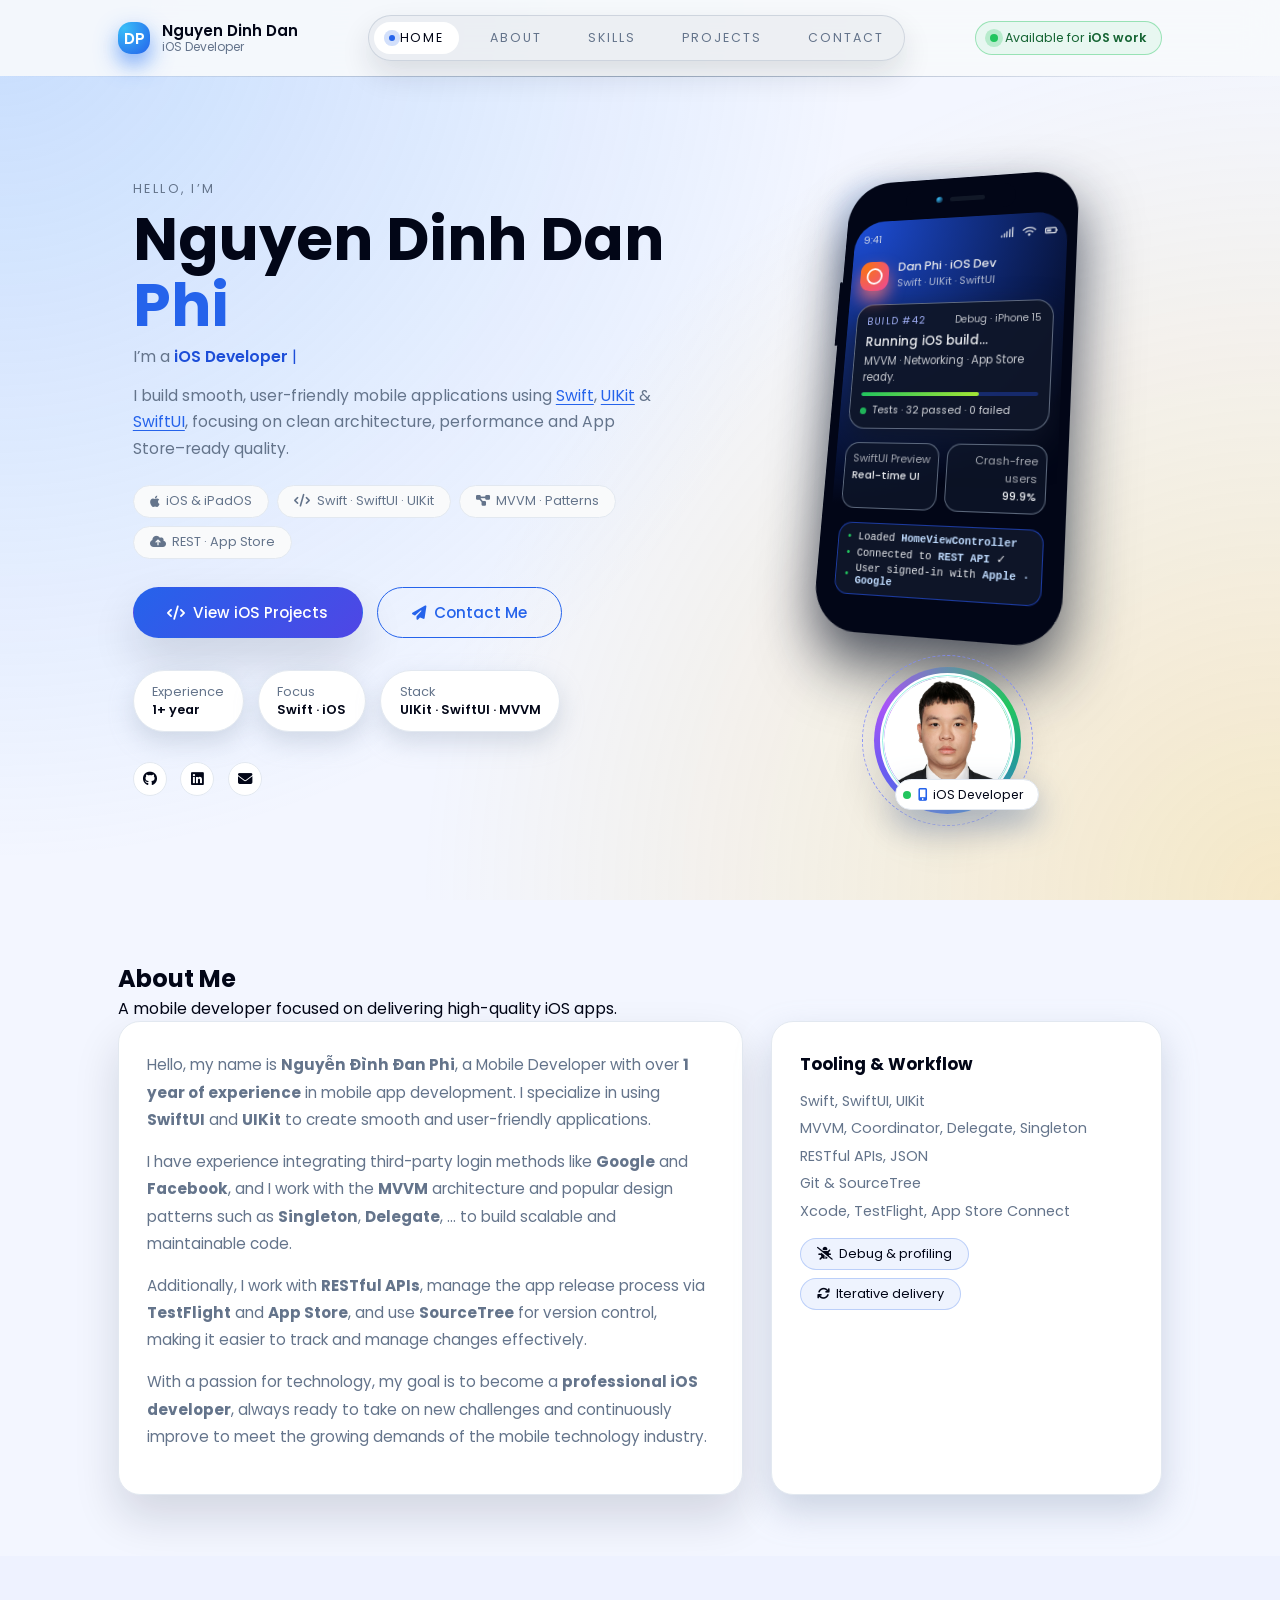
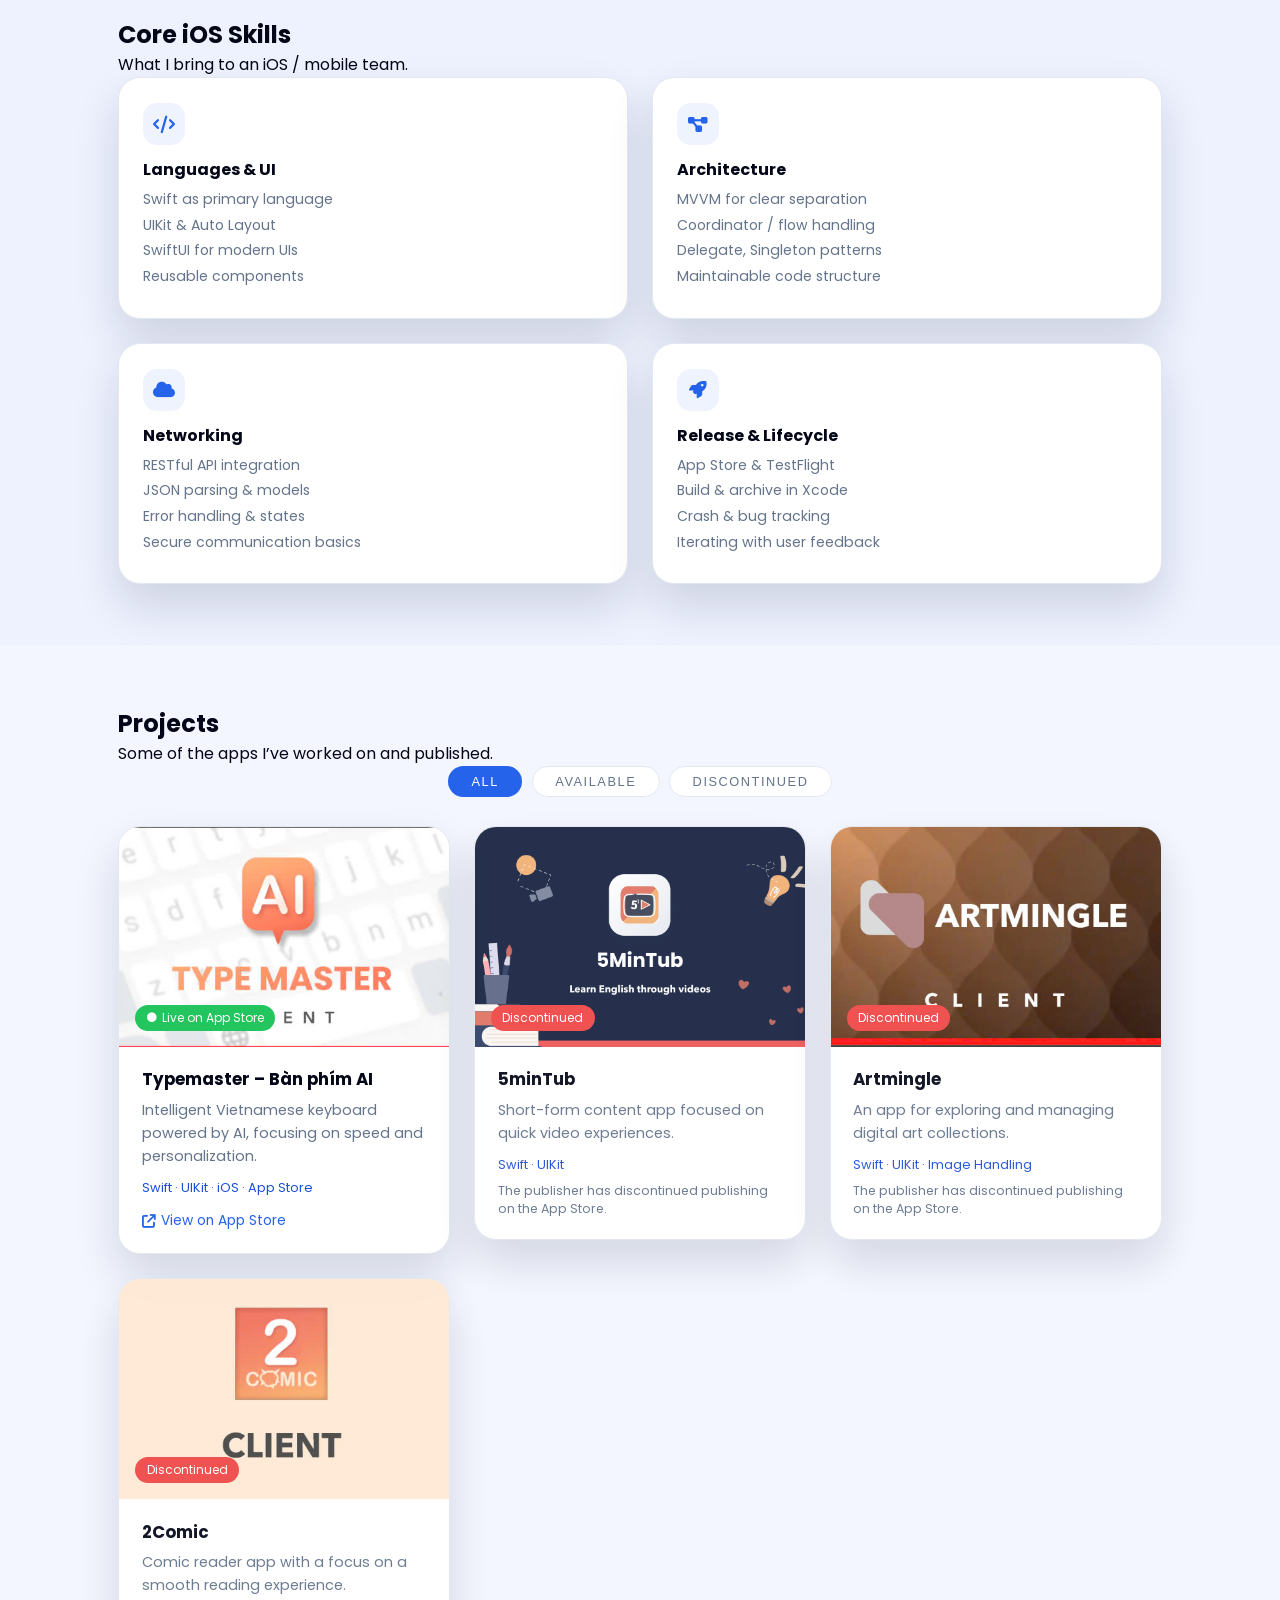
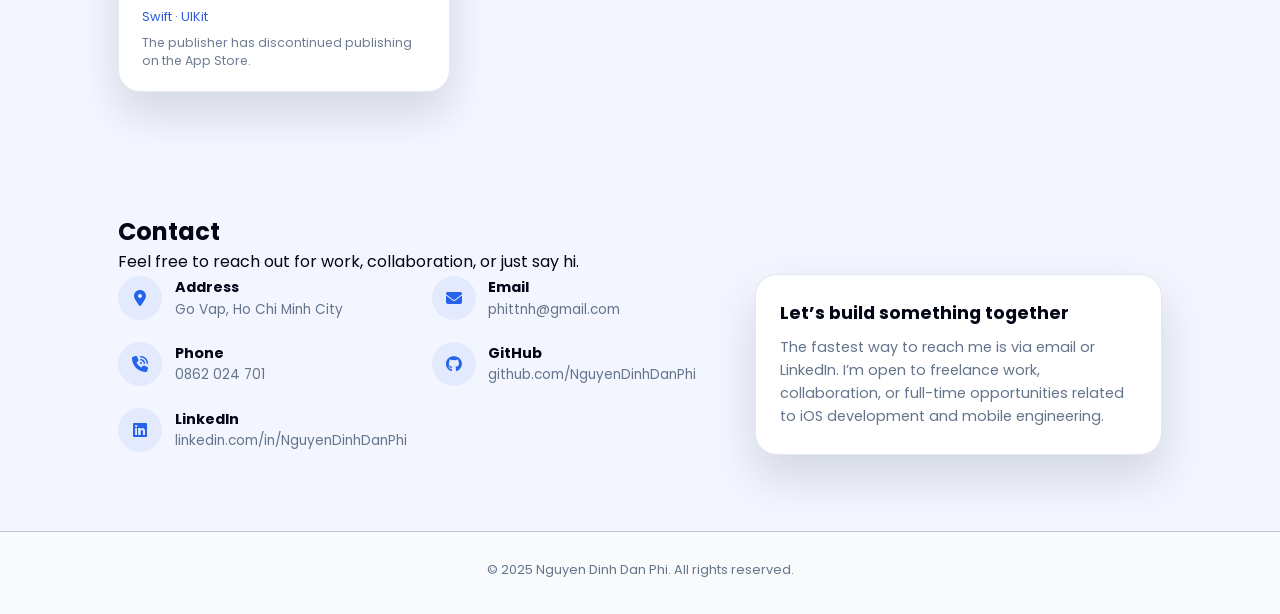
<file: index.html>
<!DOCTYPE html>
<html lang="en">
  <head>
    <meta charset="UTF-8" />
    <meta http-equiv="X-UA-Compatible" content="IE=edge" />
    <meta name="viewport" content="width=device-width, initial-scale=1.0" />
    <title>Nguyen Dinh Dan Phi · iOS Developer</title>

    <!-- Fonts -->
    <link
      href="https://fonts.googleapis.com/css2?family=Poppins:wght@200;300;400;500;600;700&display=swap"
      rel="stylesheet"
    />
    <!-- Icons -->
    <link
      rel="stylesheet"
      href="https://cdnjs.cloudflare.com/ajax/libs/font-awesome/6.3.0/css/all.min.css"
    />
    <!-- Styles -->
    <link rel="stylesheet" href="./css/styles.css" />
  </head>
  <body>
    <!-- Background blobs -->
    <div class="page-bg"></div>

    <!-- ========= HEADER + NAV ========= -->
    <header class="header">
      <nav class="nav container">
        <div class="nav-left">
          <a href="#home" class="logo">
            <span class="logo-badge">DP</span>
            <span class="logo-text">
              <span class="logo-name">Nguyen Dinh Dan</span>
              <span class="logo-sub">iOS Developer</span>
            </span>
          </a>
        </div>

        <div class="nav-center">
          <div class="nav-links">
            <a href="#home" class="nav-item nav-item-active">
              <span class="nav-dot"></span> Home
            </a>
            <a href="#about" class="nav-item">
              <span class="nav-dot"></span> About
            </a>
            <a href="#skills" class="nav-item">
              <span class="nav-dot"></span> Skills
            </a>
            <a href="#projects" class="nav-item">
              <span class="nav-dot"></span> Projects
            </a>
            <a href="#contact" class="nav-item">
              <span class="nav-dot"></span> Contact
            </a>
          </div>
        </div>

        <div class="nav-right">
          <div class="nav-status-pill">
            <span class="status-dot"></span>
            <span class="status-text">
              Available for <span class="status-highlight">iOS work</span>
            </span>
          </div>

          <button class="toggler" aria-label="Open navigation">
            <span class="line"></span>
            <span class="line"></span>
            <span class="line"></span>
          </button>
        </div>
      </nav>
    </header>

    <main>
      <!-- ========= HERO ========= -->
 <section class="section hero" id="home">
  <div class="container hero-inner">
    <!-- Left: text -->
    <div class="hero-info" data-animate="fade-left">
      <p class="hero-kicker">HELLO, I’M</p>
      <h1 class="title">
        Nguyen Dinh Dan <span class="highlighted">Phi</span>
      </h1>

      <p class="hero-role-line">
        I’m a
        <span id="typed-role" class="typed-role">Mobile Developer</span>
        <span class="typed-cursor">|</span>
      </p>

      <p class="hero-description">
        I build smooth, user-friendly mobile applications using
        <a href="#skills" class="hero-link">Swift</a>,
        <a href="#skills" class="hero-link">UIKit</a> &
        <a href="#skills" class="hero-link">SwiftUI</a>, focusing on clean
        architecture, performance and App Store–ready quality.
      </p>

      <div class="hero-chips">
        <span class="pill-soft">
          <i class="fa-brands fa-apple"></i> iOS &amp; iPadOS
        </span>
        <span class="pill-soft">
          <i class="fa-solid fa-code"></i> Swift · SwiftUI · UIKit
        </span>
        <span class="pill-soft">
          <i class="fa-solid fa-diagram-project"></i> MVVM · Patterns
        </span>
        <span class="pill-soft">
          <i class="fa-solid fa-cloud-arrow-up"></i> REST · App Store
        </span>
      </div>

      <div class="hero-actions">
        <a href="#projects" class="btn btn-primary">
          <i class="fa-solid fa-code"></i>
          View iOS Projects
        </a>
        <a href="#contact" class="btn btn-outline">
          <i class="fa-solid fa-paper-plane"></i>
          Contact Me
        </a>
      </div>

      <div class="hero-meta">
        <div class="hero-meta-item">
          <span class="meta-label">Experience</span>
          <span class="meta-value">1+ year</span>
        </div>
        <div class="hero-meta-item">
          <span class="meta-label">Focus</span>
          <span class="meta-value">Swift · iOS</span>
        </div>
        <div class="hero-meta-item">
          <span class="meta-label">Stack</span>
          <span class="meta-value">UIKit · SwiftUI · MVVM</span>
        </div>
      </div>

      <div class="hero-socials">
        <a
          href="https://github.com/NguyenDinhDanPhi"
          target="_blank"
          aria-label="GitHub"
        >
          <i class="fa-brands fa-github"></i>
        </a>
        <a
          href="https://www.linkedin.com/in/nguyen-dinh-dan-phi-95a1b9267/"
          target="_blank"
          aria-label="LinkedIn"
        >
          <i class="fa-brands fa-linkedin"></i>
        </a>
        <a href="mailto:phittnh@gmail.com" aria-label="Email">
          <i class="fa-solid fa-envelope"></i>
        </a>
      </div>
    </div>

    <!-- Right: iPhone + avatar -->
    <div class="hero-visual" data-animate="fade-right">
      <!-- iPhone block -->
      <div class="hero-device-block">
        <div class="hero-device-gradient"></div>

        <div class="hero-device">
          <!-- iPhone side button -->
          <div class="hero-device-side hero-device-side-left"></div>

          <!-- notch -->
          <div class="hero-device-notch">
            <span class="hero-device-camera"></span>
            <span class="hero-device-speaker"></span>
          </div>

          <!-- screen with custom UI -->
          <div class="hero-device-screen">
            <!-- status bar -->
            <div class="device-status-bar">
              <span class="device-status-time">9:41</span>
              <span class="device-status-icons">
                <i class="fa-solid fa-signal"></i>
                <i class="fa-solid fa-wifi"></i>
                <i class="fa-solid fa-battery-half"></i>
              </span>
            </div>

            <!-- top app icon row -->
            <div class="device-top-row">
              <div class="device-app-icon">
                <span class="device-app-swift"></span>
              </div>
              <div class="device-top-text">
                <p class="device-top-title">Dan Phi · iOS Dev</p>
                <p class="device-top-sub">Swift · UIKit · SwiftUI</p>
              </div>
            </div>

            <!-- main card: running build -->
            <div class="device-main-card">
              <div class="device-main-header">
                <span class="device-main-label">BUILD #42</span>
                <span class="device-main-env">Debug · iPhone 15</span>
              </div>
              <p class="device-main-title">Running iOS build…</p>
              <p class="device-main-desc">
                MVVM · Networking · App Store ready.
              </p>
              <div class="device-main-progress">
                <div class="device-main-progress-bar"></div>
              </div>
              <div class="device-main-footer">
                <span class="device-dot device-dot-green"></span>
                <span class="device-main-footer-text">
                  Tests · 32 passed · 0 failed
                </span>
              </div>
            </div>

            <!-- secondary cards -->
            <div class="device-secondary">
              <div class="device-secondary-card">
                <span class="device-secondary-label">SwiftUI Preview</span>
                <span class="device-secondary-value">Real-time UI</span>
              </div>
              <div class="device-secondary-card device-secondary-card-right">
                <span class="device-secondary-label">Crash-free users</span>
                <span class="device-secondary-value">99.9%</span>
              </div>
            </div>

            <!-- log console -->
            <div class="device-console">
              <div class="device-console-line">
                <span class="device-console-bullet">•</span>
                <span class="device-console-text">
                  Loaded <strong>HomeViewController</strong>
                </span>
              </div>
              <div class="device-console-line">
                <span class="device-console-bullet">•</span>
                <span class="device-console-text">
                  Connected to <strong>REST API</strong> ✓
                </span>
              </div>
              <div class="device-console-line">
                <span class="device-console-bullet">•</span>
                <span class="device-console-text">
                  User signed-in with <strong>Apple · Google</strong>
                </span>
              </div>
            </div>
          </div>
        </div>

        <div class="hero-device-reflection"></div>
      </div>

      <!-- avatar badge -->
      <div class="hero-avatar" data-animate="float">
        <div class="hero-avatar-orbit hero-avatar-orbit-outer"></div>
        <div class="hero-avatar-orbit hero-avatar-orbit-inner"></div>
        <div class="hero-avatar-border">
          <img src="./image/phi.png" alt="Nguyen Dinh Dan Phi" />
        </div>
        <div class="hero-avatar-badge">
          <span class="badge-dot"></span>
          <span class="badge-text">
            <i class="fa-solid fa-mobile-screen-button"></i>
            iOS Developer
          </span>
        </div>
      </div>
    </div>
  </div>
</section>


      <!-- ========= ABOUT ========= -->
      <section class="section" id="about">
        <div class="container">
          <div class="section-header" data-animate="fade-up">
            <h2 class="secondary-title">About Me</h2>
            <p class="section-subtitle">
              A mobile developer focused on delivering high-quality iOS apps.
            </p>
          </div>

          <div class="about-grid">
            <article class="about-card" data-animate="fade-left">
              <p class="description">
                Hello, my name is <strong>Nguyễn Đình Đan Phi</strong>, a Mobile
                Developer with over <strong>1 year of experience</strong> in
                mobile app development. I specialize in using
                <strong>SwiftUI</strong> and <strong>UIKit</strong> to create
                smooth and user-friendly applications.
              </p>

              <p class="description">
                I have experience integrating third-party login methods like
                <strong>Google</strong> and <strong>Facebook</strong>, and I
                work with the <strong>MVVM</strong> architecture and popular
                design patterns such as <strong>Singleton</strong>,
                <strong>Delegate</strong>, ... to build scalable and
                maintainable code.
              </p>

              <p class="description">
                Additionally, I work with <strong>RESTful APIs</strong>, manage
                the app release process via <strong>TestFlight</strong> and
                <strong>App Store</strong>, and use <strong>SourceTree</strong>
                for version control, making it easier to track and manage
                changes effectively.
              </p>

              <p class="description">
                With a passion for technology, my goal is to become a
                <strong>professional iOS developer</strong>, always ready to
                take on new challenges and continuously improve to meet the
                growing demands of the mobile technology industry.
              </p>
            </article>

            <aside class="about-card about-card--side" data-animate="fade-right">
              <h3 class="about-side-title">Tooling &amp; Workflow</h3>
              <ul class="skills-list">
                <li>Swift, SwiftUI, UIKit</li>
                <li>MVVM, Coordinator, Delegate, Singleton</li>
                <li>RESTful APIs, JSON</li>
                <li>Git &amp; SourceTree</li>
                <li>Xcode, TestFlight, App Store Connect</li>
              </ul>

              <div class="about-side-pills">
                <span class="pill">
                  <i class="fa-solid fa-bug-slash"></i> Debug &amp; profiling
                </span>
                <span class="pill">
                  <i class="fa-solid fa-arrows-rotate"></i> Iterative delivery
                </span>
              </div>
            </aside>
          </div>
        </div>
      </section>

      <!-- ========= CORE IOS SKILLS ========= -->
      <section class="section section-alt" id="skills">
        <div class="container">
          <div class="section-header" data-animate="fade-up">
            <h2 class="secondary-title">Core iOS Skills</h2>
            <p class="section-subtitle">
              What I bring to an iOS / mobile team.
            </p>
          </div>

          <div class="skills-grid">
            <article class="skill-card" data-animate="fade-up">
              <div class="skill-icon">
                <i class="fa-solid fa-code"></i>
              </div>
              <h3>Languages &amp; UI</h3>
              <ul>
                <li>Swift as primary language</li>
                <li>UIKit &amp; Auto Layout</li>
                <li>SwiftUI for modern UIs</li>
                <li>Reusable components</li>
              </ul>
            </article>

            <article class="skill-card" data-animate="fade-up">
              <div class="skill-icon">
                <i class="fa-solid fa-diagram-project"></i>
              </div>
              <h3>Architecture</h3>
              <ul>
                <li>MVVM for clear separation</li>
                <li>Coordinator / flow handling</li>
                <li>Delegate, Singleton patterns</li>
                <li>Maintainable code structure</li>
              </ul>
            </article>

            <article class="skill-card" data-animate="fade-up">
              <div class="skill-icon">
                <i class="fa-solid fa-cloud"></i>
              </div>
              <h3>Networking</h3>
              <ul>
                <li>RESTful API integration</li>
                <li>JSON parsing &amp; models</li>
                <li>Error handling &amp; states</li>
                <li>Secure communication basics</li>
              </ul>
            </article>

            <article class="skill-card" data-animate="fade-up">
              <div class="skill-icon">
                <i class="fa-solid fa-rocket"></i>
              </div>
              <h3>Release &amp; Lifecycle</h3>
              <ul>
                <li>App Store &amp; TestFlight</li>
                <li>Build &amp; archive in Xcode</li>
                <li>Crash &amp; bug tracking</li>
                <li>Iterating with user feedback</li>
              </ul>
            </article>
          </div>
        </div>
      </section>

      <!-- ========= PROJECTS ========= -->
      <section class="section" id="projects">
        <div class="container">
          <div class="section-header" data-animate="fade-up">
            <h2 class="secondary-title">Projects</h2>
            <p class="section-subtitle">
              Some of the apps I’ve worked on and published.
            </p>
          </div>

          <div class="projects-tabs" data-animate="fade-up">
            <button
              class="projects-tab-btn projects-tab-btn-active"
              id="all"
            >
              All
            </button>
            <button class="projects-tab-btn" id="available">Available</button>
            <button class="projects-tab-btn" id="unavailable">
              Discontinued
            </button>
          </div>

          <div class="grid projects-grid">
            <!-- Typemaster - Available -->
            <div
              class="grid-item projects-item all available"
              data-animate="fade-up"
            >
              <article class="project-card">
                <div class="project-thumb">
                  <a
                    href="https://apps.apple.com/vn/app/typemaster-b%C3%A0n-ph%C3%ADm-ai/id6470351765?l=vi"
                    target="_blank"
                  >
                    <img src="./image/typemaster.jpg" alt="Typemaster" />
                  </a>
                  <span class="badge badge-live">
                    <i class="fa-solid fa-circle"></i>
                    Live on App Store
                  </span>
                </div>
                <div class="project-body">
                  <h3 class="project-title">Typemaster – Bàn phím AI</h3>
                  <p class="project-description">
                    Intelligent Vietnamese keyboard powered by AI, focusing on
                    speed and personalization.
                  </p>
                  <p class="project-tech">Swift · UIKit · iOS · App Store</p>
                  <a
                    href="https://apps.apple.com/vn/app/typemaster-b%C3%A0n-ph%C3%ADm-ai/id6470351765?l=vi"
                    target="_blank"
                    class="project-link"
                  >
                    <i class="fa-solid fa-arrow-up-right-from-square"></i>
                    View on App Store
                  </a>
                </div>
              </article>
            </div>

            <!-- 5minTub - Discontinued -->
            <div
              class="grid-item projects-item all unavailable"
              data-animate="fade-up"
            >
              <article class="project-card project-card--dimmed">
                <div class="project-thumb">
                  <img src="./image/5mintub.png" alt="5minTub" />
                  <span class="badge badge-discontinued">Discontinued</span>
                </div>
                <div class="project-body">
                  <h3 class="project-title">5minTub</h3>
                  <p class="project-description">
                    Short-form content app focused on quick video experiences.
                  </p>
                  <p class="project-tech">Swift · UIKit</p>
                  <p class="project-note">
                    The publisher has discontinued publishing on the App Store.
                  </p>
                </div>
              </article>
            </div>

            <!-- Artmingle - Discontinued -->
            <div
              class="grid-item projects-item all unavailable"
              data-animate="fade-up"
            >
              <article class="project-card project-card--dimmed">
                <div class="project-thumb">
                  <img src="./image/artmingle.jpg" alt="Artmingle" />
                  <span class="badge badge-discontinued">Discontinued</span>
                </div>
                <div class="project-body">
                  <h3 class="project-title">Artmingle</h3>
                  <p class="project-description">
                    An app for exploring and managing digital art collections.
                  </p>
                  <p class="project-tech">Swift · UIKit · Image Handling</p>
                  <p class="project-note">
                    The publisher has discontinued publishing on the App Store.
                  </p>
                </div>
              </article>
            </div>

            <!-- 2Comic - Discontinued -->
            <div
              class="grid-item projects-item all unavailable"
              data-animate="fade-up"
            >
              <article class="project-card project-card--dimmed">
                <div class="project-thumb">
                  <img src="./image/2comic.jpg" alt="2Comic" />
                  <span class="badge badge-discontinued">Discontinued</span>
                </div>
                <div class="project-body">
                  <h3 class="project-title">2Comic</h3>
                  <p class="project-description">
                    Comic reader app with a focus on a smooth reading
                    experience.
                  </p>
                  <p class="project-tech">Swift · UIKit</p>
                  <p class="project-note">
                    The publisher has discontinued publishing on the App Store.
                  </p>
                </div>
              </article>
            </div>
          </div>
        </div>
      </section>

      <!-- ========= CONTACT ========= -->
      <section class="section" id="contact">
        <div class="container">
          <div class="section-header" data-animate="fade-up">
            <h2 class="secondary-title">Contact</h2>
            <p class="section-subtitle">
              Feel free to reach out for work, collaboration, or just say hi.
            </p>
          </div>

          <div class="contact-grid">
            <div class="contact-info" data-animate="fade-left">
              <div class="contact-info-item">
                <div class="contact-info-icon">
                  <i class="fa-solid fa-location-dot"></i>
                </div>
                <div class="contact-info-data">
                  <h3>Address</h3>
                  <p>Go Vap, Ho Chi Minh City</p>
                </div>
              </div>

              <div class="contact-info-item">
                <div class="contact-info-icon">
                  <i class="fa-solid fa-envelope"></i>
                </div>
                <div class="contact-info-data">
                  <h3>Email</h3>
                  <p><a href="mailto:phittnh@gmail.com">phittnh@gmail.com</a></p>
                </div>
              </div>

              <div class="contact-info-item">
                <div class="contact-info-icon">
                  <i class="fa-solid fa-phone-volume"></i>
                </div>
                <div class="contact-info-data">
                  <h3>Phone</h3>
                  <p><a href="tel:+84862024701">0862 024 701</a></p>
                </div>
              </div>

              <div class="contact-info-item">
                <div class="contact-info-icon">
                  <i class="fa-brands fa-github"></i>
                </div>
                <div class="contact-info-data">
                  <h3>GitHub</h3>
                  <p>
                    <a
                      href="https://github.com/NguyenDinhDanPhi"
                      target="_blank"
                      >github.com/NguyenDinhDanPhi</a
                    >
                  </p>
                </div>
              </div>

              <div class="contact-info-item">
                <div class="contact-info-icon">
                  <i class="fa-brands fa-linkedin"></i>
                </div>
                <div class="contact-info-data">
                  <h3>LinkedIn</h3>
                  <p>
                    <a
                      href="https://www.linkedin.com/in/nguyen-dinh-dan-phi-95a1b9267/"
                      target="_blank"
                      >linkedin.com/in/NguyenDinhDanPhi</a
                    >
                  </p>
                </div>
              </div>
            </div>

            <div class="contact-card" data-animate="fade-right">
              <h3>Let’s build something together</h3>
              <p>
                The fastest way to reach me is via email or LinkedIn. I’m open
                to freelance work, collaboration, or full-time opportunities
                related to iOS development and mobile engineering.
              </p>
            </div>
          </div>
        </div>
      </section>
    </main>

    <footer class="footer">
      <p>© 2025 Nguyen Dinh Dan Phi. All rights reserved.</p>
    </footer>

    <!-- Scripts -->
    <script src="./js/script.js"></script>
  </body>
</html>
</file>
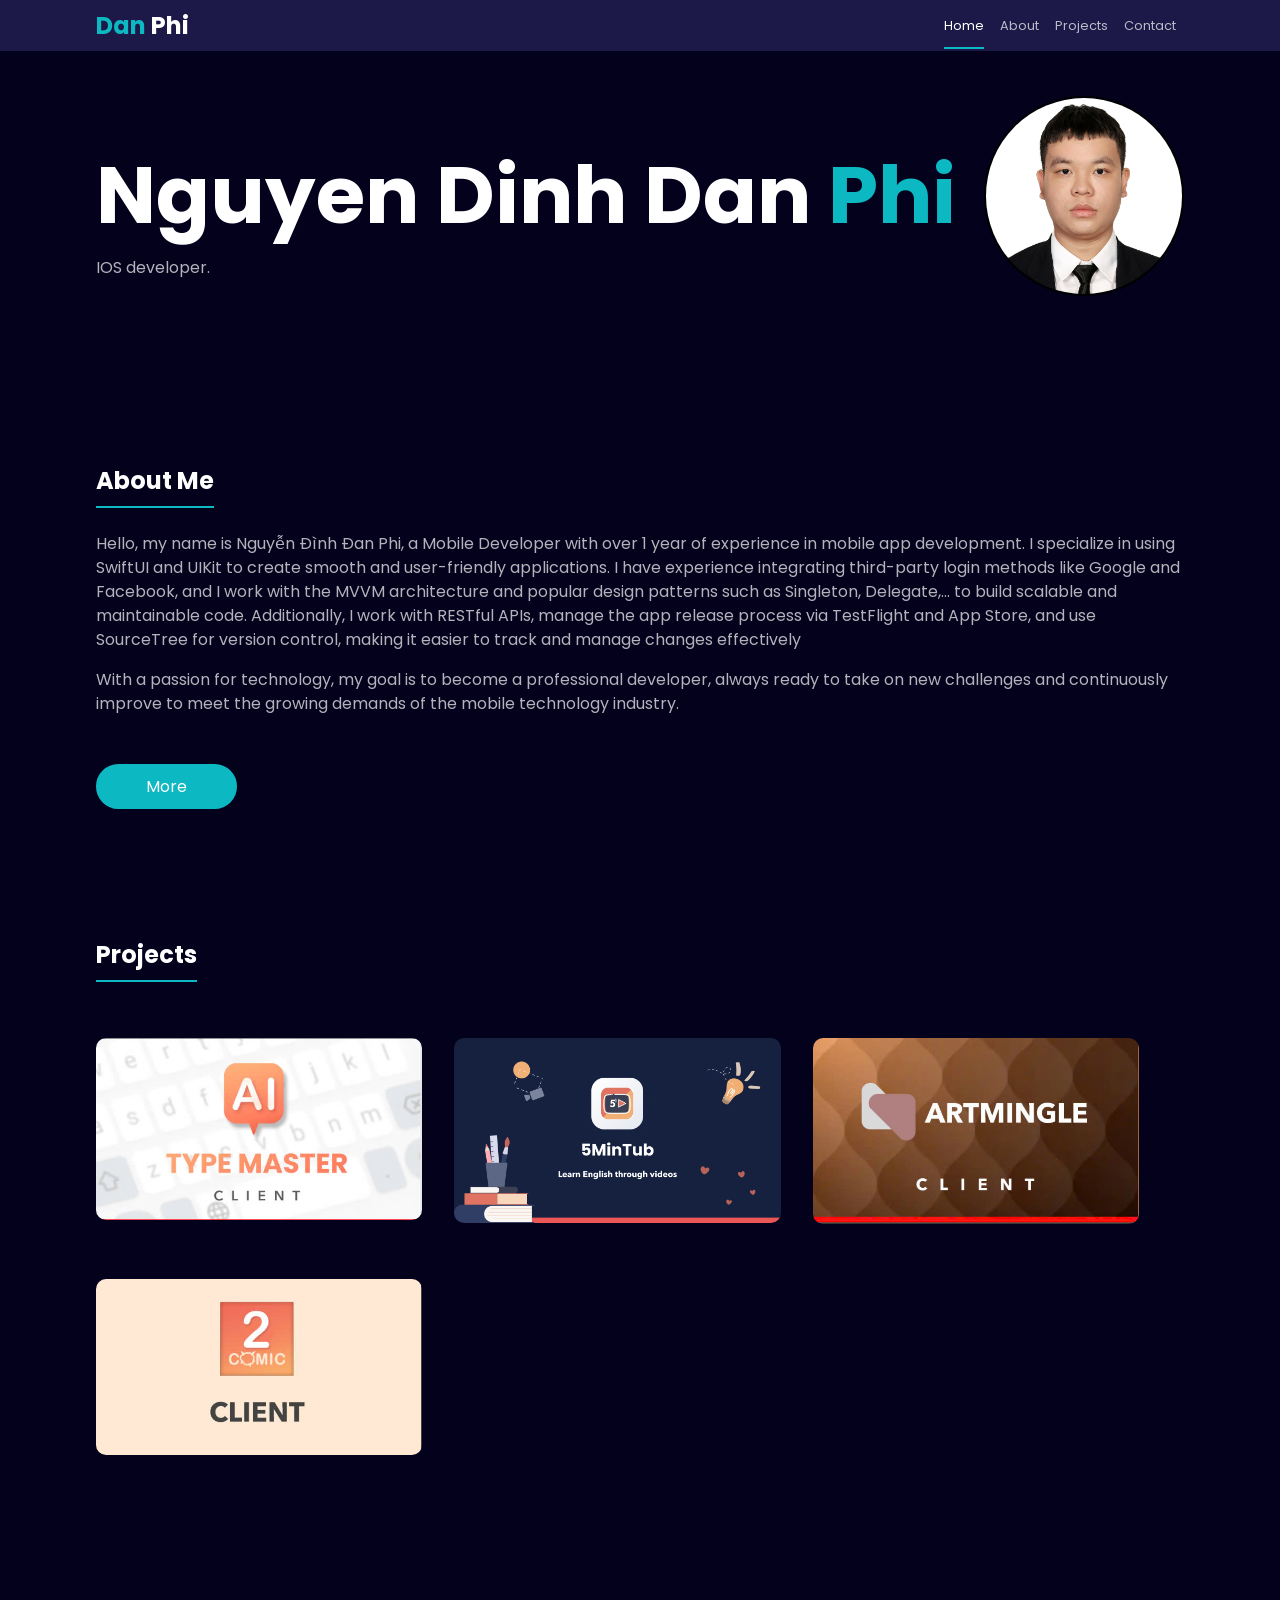
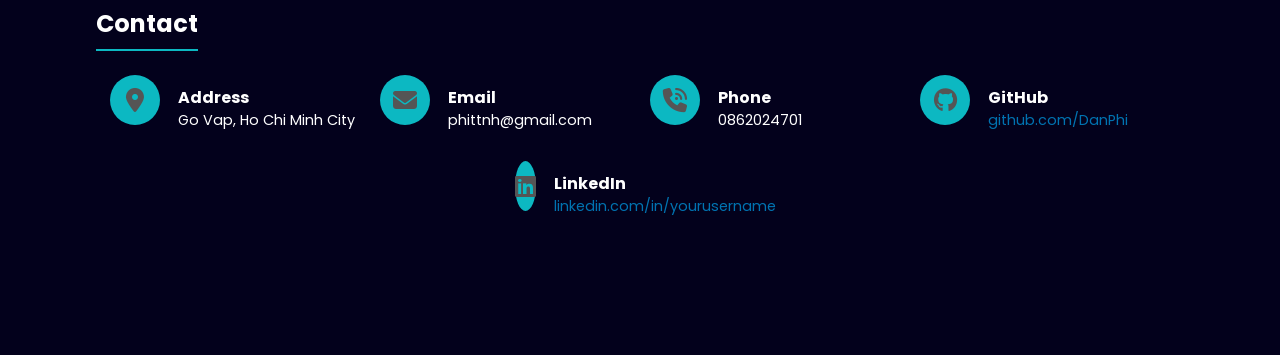
<file: index2.html>
<!DOCTYPE html>
<html lang="en">
  <head>
    <meta charset="UTF-8" />
    <meta http-equiv="X-UA-Compatible" content="IE=edge" />
    <meta name="viewport" content="width=device-width, initial-scale=1.0" />
    <title>Document</title>
    <link
      href="https://fonts.googleapis.com/css2?family=Poppins:wght@200;300;400;500;700&display=swap"
      rel="stylesheet"
    />
    <link
      rel="stylesheet"
      href="https://cdnjs.cloudflare.com/ajax/libs/font-awesome/6.3.0/css/all.min.css"
    />
    <link rel="stylesheet" href="styles.css" />
    <nav class="nav">
        <a href="" class="logo"> <span class="highlighted"> Dan</span> Phi</a>

        <div class="nav-links">
          <a href="#home" class="nav-item nav-item-active">Home</a>
          <a href="#about" class="nav-item">About</a>
          <a href="#projects" class="nav-item">projects</a>
          <a href="#contact" class="nav-item">contact</a>
        </div>

        <div class="toggler">
          <span class="line"></span><span class="line"></span
          ><span class="line"></span>
        </div>
      </nav>
  </head>
  <body>

        <script src="script.js"></script>
        <section class="hero container" id="home">
            <div class="hero-info">
             <h1 class="title">Nguyen Dinh Dan<span class="highlighted"> Phi</span></h1>
             <p class="hero-description">IOS developer.</p>
           </div>
     
           <div class="hero-img">
             <img src="./image/phi.png" alt="Oliver Queen" />
           </div>
      </section>
      <section class="about container" id="about">
      
  
        <div class="about-info">
          <h2 class="secondery-title">About Me</h2>
  
          <p class="description">
            Hello, my name is Nguyễn Đình Đan Phi, a Mobile Developer with over 1 year of experience in mobile app development. 
            I specialize in using SwiftUI and UIKit to create smooth and user-friendly applications. 
            I have experience integrating third-party login methods like Google and Facebook,
             and I work with the MVVM architecture and popular design patterns such as Singleton, Delegate,...
              to build scalable and maintainable code. Additionally,
               I work with RESTful APIs, manage the app release process via 
               TestFlight and App Store, and use SourceTree for version control, 
               making it easier to track and manage changes effectively
          </p>
  
          <p class="description">
            With a passion for technology, my goal is to become a professional developer,
             always ready to take on new challenges and continuously improve to meet the growing demands of the mobile technology industry.
          </p>
  
  
          <a href="#" class="btn btn-secondery">More</a>
        </div>
      </section>
  
       
          
        
      </div>
      <section class="projects container" id="projects">
        <div class="projects-header">
          <h2 class="secondery-title">Projects</h2>
  
          
        </div>
  
        <div class="grid projects-grid">
          <div class="grid-item projects-item all design">
            <a href="https://apps.apple.com/vn/app/typemaster-b%C3%A0n-ph%C3%ADm-ai/id6470351765?l=vi">
            <img src="./image/typemaster.jpg " alt="" />
          </a>
          </div>
          <div class="grid-item projects-item unavailable">
            <img src="./image/5mintub.png" alt="" />
            <div class="caption">The publisher has discontinued publishing on the App Store.
            </div>
          </div>
          <div class="grid-item projects-item unavailable">
            <img src="./image/artmingle.jpg" alt="" />
            <div class="caption">The publisher has discontinued publishing on the App Store.
            </div>
          </div>
          <div class="grid-item projects-item unavailable">
            <img src="./image/2comic.jpg" alt="" />
            <div class="caption">The publisher has discontinued publishing on the App Store.
            </div>
          </div>
          
        </div>
      </section>
      <section class="container contact" id="contact">
        <div class="contact-info">
          <h2 class="secondery-title">Contact</h2>
          <div class="info-container">
            <div class="contact-info-item">
              <div class="contact-info-icon">
                <i class="fa-solid fa-location-dot"></i>
              </div>
              <div class="contact-info-data">
                <h3>Address</h3>
                <p>Go Vap, Ho Chi Minh City</p>
              </div>
            </div>
            <div class="contact-info-item">
              <div class="contact-info-icon">
                <i class="fa-solid fa-envelope"></i>
              </div>
              <div class="contact-info-data">
                <h3>Email</h3>
                <p>phittnh@gmail.com</p>
              </div>
            </div>
            <div class="contact-info-item">
              <div class="contact-info-icon">
                <i class="fa-solid fa-phone-volume"></i>
              </div>
              <div class="contact-info-data">
                <h3>Phone</h3>
                <p>0862024701</p>
              </div>
            </div>
            <div class="contact-info-item">
              <div class="contact-info-icon">
                <i class="fa-brands fa-github"></i>
              </div>
              <div class="contact-info-data">
                <h3>GitHub</h3>
                <p><a href="https://github.com/NguyenDinhDanPhi" target="_blank">github.com/DanPhi</a></p>
              </div>
            </div>
            <div class="contact-info-item">
              <div class="contact-info-icon">
                <i class="fa-brands fa-linkedin"></i>
              </div>
              <div class="contact-info-data">
                <h3>LinkedIn</h3>
                <p><a href="https://linkedin.com/in/yourusername" target="_blank">linkedin.com/in/yourusername</a></p>
              </div>
            </div>
          </div>
        </div>
      </section>
      
  
          <footer class="footer">
      </footer>  
        
  </body>
</html>
</file>
<file: css/styles.css>
/* ========== RESET & THEME ========== */
*,
*::before,
*::after {
  box-sizing: border-box;
  margin: 0;
  padding: 0;
}

:root {
  --bg-page: #f3f6ff;
  --bg-card: #ffffff;
  --bg-alt: #eef2ff;
  --primary: #020617;
  --secondary: #64748b;
  --accent: #2563eb;
  --accent-soft: rgba(37, 99, 235, 0.08);
  --border-subtle: #e2e8f0;
  --shadow-soft: 0 22px 45px rgba(15, 23, 42, 0.14);
  --shadow-subtle: 0 10px 24px rgba(148, 163, 184, 0.35);
  --radius-lg: 22px;
  --radius-pill: 999px;
  --nav-height: 76px;
  --transition-fast: 0.22s ease;
  --transition-medium: 0.35s ease;
}

html {
  scroll-behavior: smooth;
}

body {
  font-family: Poppins, system-ui, -apple-system, BlinkMacSystemFont, sans-serif;
  background: var(--bg-page);
  color: var(--primary);
  min-height: 100vh;
  padding-top: var(--nav-height);
  position: relative;
}

/* Background gradient blobs */
.page-bg {
  position: fixed;
  inset: 0;
  z-index: -1;
  background:
    radial-gradient(circle at top left, rgba(96, 165, 250, 0.3), transparent 55%),
    radial-gradient(circle at bottom right, rgba(251, 191, 36, 0.25), transparent 55%);
  animation: bg-pulse 22s ease-in-out infinite alternate;
}

img {
  max-width: 100%;
  display: block;
}

a {
  color: inherit;
  text-decoration: none;
}

.section {
  position: relative;
}

.container {
  max-width: 1120px;
  margin: 0 auto;
  padding: 3.8rem 1.5rem;
}

.highlighted {
  color: #2563eb;
}

.hidden {
  display: none !important;
}

section {
  scroll-margin-top: calc(var(--nav-height) + 24px);
}

/* ========== BUTTONS & PILLS ========== */
.btn {
  display: inline-flex;
  align-items: center;
  gap: 0.5rem;
  padding: 0.8rem 2.1rem;
  border-radius: var(--radius-pill);
  border: 1px solid transparent;
  font-weight: 500;
  font-size: 0.95rem;
  cursor: pointer;
  transition: all var(--transition-fast);
}

.btn i {
  font-size: 0.9rem;
}

.btn-primary {
  background: linear-gradient(135deg, #2563eb, #4f46e5);
  color: #ffffff;
  box-shadow: var(--shadow-soft);
}

.btn-primary:hover {
  filter: brightness(1.07);
  transform: translateY(-1px) scale(1.02);
}

.btn-outline {
  background-color: transparent;
  border-color: #2563eb;
  color: #2563eb;
}

.btn-outline:hover {
  background-color: var(--accent-soft);
}

.pill,
.pill-soft {
  display: inline-flex;
  align-items: center;
  gap: 0.4rem;
  padding: 0.4rem 1rem;
  border-radius: var(--radius-pill);
  font-size: 0.8rem;
  border: 1px solid transparent;
  transition: all var(--transition-fast);
}

.pill i,
.pill-soft i {
  font-size: 0.8rem;
}

.pill {
  background: var(--accent-soft);
  border-color: rgba(37, 99, 235, 0.25);
  color: var(--primary);
}

.pill-soft {
  background: #f9fafb;
  border-color: var(--border-subtle);
  color: var(--secondary);
}

.pill:hover,
.pill-soft:hover {
  transform: translateY(-2px);
  box-shadow: 0 8px 18px rgba(148, 163, 184, 0.32);
}

/* ========== HEADER & NAVBAR ========== */
.header {
  position: fixed;
  top: 0;
  inset-inline: 0;
  z-index: 100;
  backdrop-filter: blur(18px);
  background: rgba(248, 250, 252, 0.9);
}

.header::before {
  content: "";
  position: absolute;
  inset-inline: 0;
  bottom: -1px;
  height: 1px;
  background: linear-gradient(90deg, rgba(148, 163, 184, 0), #94a3b8, rgba(148, 163, 184, 0));
  opacity: 0.9;
}

.nav {
  display: flex;
  align-items: center;
  justify-content: space-between;
  height: var(--nav-height);
  padding: 0 1.5rem;
  position: relative;
}

/* logo */
.logo {
  display: flex;
  align-items: center;
  gap: 0.75rem;
}

.logo-badge {
  width: 32px;
  height: 32px;
  border-radius: 13px;
  background: radial-gradient(circle at 20% 20%, #38bdf8, #2563eb);
  color: #ffffff;
  font-size: 0.95rem;
  font-weight: 600;
  display: flex;
  align-items: center;
  justify-content: center;
  box-shadow: 0 10px 22px rgba(59, 130, 246, 0.7);
}

.logo-text {
  display: flex;
  flex-direction: column;
  line-height: 1.1;
}

.logo-name {
  font-size: 0.95rem;
  font-weight: 600;
  color: #020617;
}

.logo-sub {
  font-size: 0.75rem;
  color: #64748b;
}

/* nav links */
.nav-center {
  flex: 1;
  display: flex;
  justify-content: center;
}

.nav-links {
  display: flex;
  align-items: center;
  gap: 0.4rem;
  padding: 0.35rem;
  border-radius: 999px;
  background: rgba(15, 23, 42, 0.04);
  border: 1px solid rgba(148, 163, 184, 0.35);
  box-shadow: 0 14px 30px rgba(15, 23, 42, 0.12);
}

.nav-item {
  position: relative;
  padding: 0.45rem 0.9rem 0.45rem 0.9rem;
  border-radius: 999px;
  font-size: 0.78rem;
  text-transform: uppercase;
  letter-spacing: 0.16em;
  color: #64748b;
  display: inline-flex;
  align-items: center;
  gap: 0.3rem;
  cursor: pointer;
  transition: all var(--transition-fast);
}

.nav-dot {
  width: 6px;
  height: 6px;
  border-radius: 999px;
  background: transparent;
  box-shadow: 0 0 0 0 rgba(37, 99, 235, 0);
  transition: all var(--transition-fast);
}

.nav-item-active,
.nav-item:hover {
  background: #ffffff;
  color: #020617;
}

.nav-item-active .nav-dot,
.nav-item:hover .nav-dot {
  background: #2563eb;
  box-shadow: 0 0 0 5px rgba(37, 99, 235, 0.2);
}

/* nav right */
.nav-right {
  display: flex;
  align-items: center;
  gap: 0.9rem;
}

.nav-status-pill {
  display: inline-flex;
  align-items: center;
  gap: 0.45rem;
  padding: 0.45rem 0.9rem;
  border-radius: 999px;
  background: rgba(34, 197, 94, 0.07);
  border: 1px solid rgba(34, 197, 94, 0.4);
  font-size: 0.78rem;
  color: #166534;
}

.status-dot {
  width: 8px;
  height: 8px;
  border-radius: 999px;
  background: #22c55e;
  box-shadow: 0 0 0 5px rgba(34, 197, 94, 0.25);
}

.status-text {
  white-space: nowrap;
}

.status-highlight {
  font-weight: 600;
}

/* toggler mobile */
.toggler {
  cursor: pointer;
  display: none;
  flex-direction: column;
  gap: 5px;
  background: none;
  border: none;
  padding: 0.2rem;
}

.toggler .line {
  width: 22px;
  height: 2px;
  background-color: var(--primary);
  border-radius: 999px;
}

/* mobile drawer */
@media screen and (max-width: 799px) {
  .nav {
    padding-inline: 1.25rem;
  }

  .nav-center {
    position: fixed;
    top: var(--nav-height);
    left: 0;
    right: 0;
    display: block;
    pointer-events: none;
  }

  .nav-links {
    flex-direction: column;
    align-items: stretch;
    gap: 0.5rem;
    margin: 0 1.25rem;
    padding: 0.75rem;
    transform: translateY(-20px);
    opacity: 0;
    background: rgba(248, 250, 252, 0.98);
    border-radius: 18px;
    border: 1px solid rgba(148, 163, 184, 0.55);
    box-shadow: 0 22px 45px rgba(15, 23, 42, 0.3);
    transition:
      opacity 0.3s ease,
      transform 0.3s ease;
  }

  .nav-links.nav-active {
    opacity: 1;
    transform: translateY(0);
    pointer-events: auto;
  }

  .nav-item {
    justify-content: flex-start;
  }

  .nav-status-pill {
    display: none;
  }

  .toggler {
    display: flex;
  }
}

/* desktop tweaks */
@media screen and (min-width: 800px) {
  .nav-links.nav-active {
    /* desktop không dùng lớp này */
  }
}

/* ========== HERO ========== */
.hero {
  min-height: calc(100vh - var(--nav-height));
  display: flex;
  align-items: center;
}

.hero-inner {
  display: grid;
  grid-template-columns: 1fr;
  gap: 3.4rem;
}

.hero-info {
  max-width: 560px;
  margin: 0 auto;
}

.hero-kicker {
  font-size: 0.78rem;
  letter-spacing: 0.2em;
  text-transform: uppercase;
  color: var(--secondary);
  margin-bottom: 0.6rem;
}

.title {
  font-size: 2.6rem;
  line-height: 1.12;
  margin-bottom: 0.35rem;
}

.hero-role-line {
  font-size: 0.98rem;
  color: var(--secondary);
  margin-bottom: 0.9rem;
}

.typed-role {
  font-weight: 600;
  color: #1d4ed8;
}

.typed-cursor {
  display: inline-block;
  width: 1ch;
  color: #1d4ed8;
  animation: cursor-blink 0.9s infinite;
}

.hero-description {
  font-size: 0.98rem;
  color: var(--secondary);
  line-height: 1.7;
  max-width: 520px;
}

.hero-link {
  color: #2563eb;
  text-decoration: underline;
  text-decoration-thickness: 1px;
  text-underline-offset: 3px;
}

.hero-link:hover {
  color: #1d4ed8;
}

.hero-chips {
  margin-top: 1.4rem;
  display: flex;
  flex-wrap: wrap;
  gap: 0.5rem;
}

.hero-actions {
  margin-top: 1.8rem;
  display: flex;
  flex-wrap: wrap;
  gap: 0.9rem;
}

.hero-meta {
  display: flex;
  flex-wrap: wrap;
  gap: 0.9rem;
  margin-top: 2rem;
}

.hero-meta-item {
  padding: 0.75rem 1.15rem;
  border-radius: 999px;
  background: #ffffff;
  border: 1px solid var(--border-subtle);
  box-shadow: var(--shadow-subtle);
  font-size: 0.8rem;
}

.meta-label {
  display: block;
  color: var(--secondary);
}

.meta-value {
  font-weight: 600;
  color: var(--primary);
}

.hero-socials {
  display: flex;
  gap: 0.85rem;
  margin-top: 1.9rem;
}

.hero-socials a {
  width: 34px;
  height: 34px;
  border-radius: 50%;
  border: 1px solid var(--border-subtle);
  display: inline-flex;
  align-items: center;
  justify-content: center;
  background: #ffffff;
  font-size: 0.9rem;
  transition: all var(--transition-fast);
}

.hero-socials a:hover {
  background: var(--accent-soft);
  color: var(--accent);
  transform: translateY(-1px) scale(1.03);
}

/* hero right */
.hero-visual {
  display: grid;
  gap: 1.8rem;
  justify-items: center;
}

/* ===== iPhone shell ===== */
.hero-device-block {
  position: relative;
  width: 250px;
  height: 470px;
}

.hero-device-gradient {
  position: absolute;
  inset: 22px 12px 40px;
  border-radius: 40px;
  background:
    radial-gradient(circle at top, rgba(59, 130, 246, 0.26), transparent 55%),
    radial-gradient(circle at bottom, rgba(14, 116, 144, 0.35), transparent 55%);
  filter: blur(10px);
  z-index: -2;
}

.hero-device {
  width: 100%;
  height: 100%;
  border-radius: 46px;
  background: #020617;
  padding: 10px;
  box-shadow: 0 28px 60px rgba(15, 23, 42, 0.75);
  transform-origin: center;
  transform: perspective(980px) rotateY(-18deg) rotateX(12deg);
  animation: device-tilt 14s ease-in-out infinite alternate;
  position: relative;
}

/* side button */
.hero-device-side {
  position: absolute;
  left: -3px;
  top: 110px;
  width: 3px;
  height: 70px;
  border-radius: 10px;
  background: #020617;
}

/* notch + camera + speaker */
.hero-device-notch {
  width: 52%;
  height: 26px;
  border-radius: 999px;
  background: #020617;
  margin: 0 auto 8px;
  display: flex;
  align-items: center;
  justify-content: center;
  gap: 8px;
}

.hero-device-camera {
  width: 7px;
  height: 7px;
  border-radius: 50%;
  background: radial-gradient(circle at 30% 30%, #38bdf8, #020617);
}

.hero-device-speaker {
  width: 38px;
  height: 5px;
  border-radius: 999px;
  background: #111827;
}

/* ===== iPhone screen content ===== */
.hero-device-screen {
  border-radius: 32px;
  overflow: hidden;
  position: relative;
  min-height: 390px;
  padding: 12px 10px 12px;
  display: flex;
  flex-direction: column;
  gap: 10px;
  background: radial-gradient(circle at top left, #1d4ed8, #020617 65%);
}

/* status bar */
.device-status-bar {
  display: flex;
  align-items: center;
  justify-content: space-between;
  color: #e5e7eb;
  font-size: 0.7rem;
  opacity: 0.9;
}

.device-status-icons i {
  margin-left: 6px;
  font-size: 0.7rem;
}

/* top app row */
.device-top-row {
  display: flex;
  align-items: center;
  gap: 10px;
  margin-top: 4px;
}

.device-app-icon {
  width: 32px;
  height: 32px;
  border-radius: 11px;
  background: radial-gradient(circle at 20% 20%, #f97316, #ec4899);
  display: flex;
  align-items: center;
  justify-content: center;
  box-shadow: 0 10px 18px rgba(248, 113, 113, 0.8);
  position: relative;
}

.device-app-swift::before {
  content: "";
  display: block;
  width: 18px;
  height: 18px;
  background: transparent;
  border-radius: 50%;
  box-shadow: 0 0 0 2px #fff inset;
}

.device-top-text {
  color: #e5e7eb;
}

.device-top-title {
  font-size: 0.8rem;
  font-weight: 500;
}

.device-top-sub {
  font-size: 0.7rem;
  opacity: 0.75;
}

/* main build card */
.device-main-card {
  margin-top: 4px;
  background: rgba(15, 23, 42, 0.95);
  border-radius: 18px;
  padding: 10px 11px;
  border: 1px solid rgba(148, 163, 184, 0.6);
  color: #e5e7eb;
  box-shadow: 0 16px 34px rgba(15, 23, 42, 0.9);
  font-size: 0.75rem;
}

.device-main-header {
  display: flex;
  justify-content: space-between;
  align-items: center;
  margin-bottom: 4px;
}

.device-main-label {
  font-size: 0.65rem;
  text-transform: uppercase;
  letter-spacing: 0.12em;
  color: #a5b4fc;
}

.device-main-env {
  font-size: 0.65rem;
  opacity: 0.8;
}

.device-main-title {
  font-size: 0.85rem;
  font-weight: 500;
}

.device-main-desc {
  font-size: 0.72rem;
  opacity: 0.85;
  margin-top: 2px;
}

.device-main-progress {
  margin-top: 7px;
  width: 100%;
  height: 4px;
  border-radius: 999px;
  background: rgba(30, 64, 175, 0.5);
  overflow: hidden;
}

.device-main-progress-bar {
  width: 68%;
  height: 100%;
  border-radius: 999px;
  background: linear-gradient(90deg, #22c55e, #a3e635);
  animation: device-progress 3.5s ease-in-out infinite alternate;
}

.device-main-footer {
  display: flex;
  align-items: center;
  gap: 6px;
  margin-top: 7px;
  font-size: 0.68rem;
  opacity: 0.9;
}

.device-dot {
  width: 7px;
  height: 7px;
  border-radius: 999px;
}

.device-dot-green {
  background: #22c55e;
}

/* secondary cards */
.device-secondary {
  display: flex;
  gap: 8px;
  margin-top: 4px;
}

.device-secondary-card {
  flex: 1;
  background: rgba(15, 23, 42, 0.78);
  border-radius: 14px;
  padding: 7px 8px;
  border: 1px solid rgba(148, 163, 184, 0.6);
  font-size: 0.7rem;
  color: #e5e7eb;
}

.device-secondary-card-right {
  text-align: right;
}

.device-secondary-label {
  display: block;
  opacity: 0.7;
}

.device-secondary-value {
  font-weight: 500;
  margin-top: 1px;
}

/* console log */
.device-console {
  margin-top: 4px;
  background: rgba(15, 23, 42, 0.95);
  border-radius: 14px;
  padding: 7px 8px;
  border: 1px solid rgba(30, 64, 175, 0.9);
  font-size: 0.68rem;
  color: #e5e7eb;
  font-family: SFMono-Regular, Menlo, Monaco, Consolas, "Liberation Mono",
    "Courier New", monospace;
}

.device-console-line {
  display: flex;
  align-items: center;
  gap: 6px;
  margin-bottom: 3px;
}

.device-console-line:last-child {
  margin-bottom: 0;
}

.device-console-bullet {
  color: #22c55e;
}

.device-console-text strong {
  color: #bfdbfe;
}

/* animation */
@keyframes device-tilt {
  0% {
    transform: perspective(980px) rotateY(-15deg) rotateX(10deg);
  }
  100% {
    transform: perspective(980px) rotateY(-20deg) rotateX(14deg);
  }
}

@keyframes device-progress {
  0% {
    width: 45%;
  }
  100% {
    width: 88%;
  }
}

/* avatar */
.hero-avatar {
  position: relative;
  margin-top: 0.4rem;
}

.hero-avatar-orbit {
  position: absolute;
  inset: -12px;
  border-radius: 50%;
  border: 1px dashed rgba(129, 140, 248, 0.9);
  pointer-events: none;
}

.hero-avatar-orbit-outer {
  animation: orbit-spin 22s linear infinite;
}

.hero-avatar-orbit-inner {
  inset: 8px;
  border-style: solid;
  border-color: rgba(94, 234, 212, 0.65);
  border-width: 1px;
  animation: orbit-spin 18s linear infinite reverse;
}

.hero-avatar-border {
  padding: 6px;
  border-radius: 50%;
  background: conic-gradient(from 180deg, #2563eb, #a855f7, #22c55e, #2563eb);
  box-shadow: var(--shadow-soft);
}

.hero-avatar img {
  width: 135px;
  height: 135px;
  border-radius: 50%;
  object-fit: cover;
  border: 4px solid #ffffff;
}

.hero-avatar-badge {
  position: absolute;
  bottom: 4px;
  right: -18px;
  display: flex;
  align-items: center;
  gap: 0.45rem;
  padding: 0.35rem 0.85rem 0.35rem 0.45rem;
  border-radius: 999px;
  background: #ffffff;
  border: 1px solid var(--border-subtle);
  box-shadow: 0 14px 32px rgba(148, 163, 184, 0.8);
}

.badge-dot {
  width: 8px;
  height: 8px;
  border-radius: 999px;
  background: #22c55e;
}

.badge-text {
  font-size: 0.78rem;
  color: var(--primary);
}

.badge-text i {
  margin-right: 0.2rem;
  color: var(--accent);
}

/* responsive hero */
@media screen and (min-width: 800px) {
  .hero-inner {
    grid-template-columns: minmax(0, 1.4fr) minmax(0, 1fr);
    align-items: center;
  }

  .hero-info {
    margin: 0;
  }

  .title {
    font-size: 3.3rem;
  }
}

@media screen and (min-width: 1024px) {
  .title {
    font-size: 3.7rem;
  }
}


/* ========== ABOUT ========== */
.about-grid {
  display: grid;
  grid-template-columns: 1fr;
  gap: 1.8rem;
}

.about-card {
  background: var(--bg-card);
  border-radius: var(--radius-lg);
  padding: 1.85rem 1.7rem;
  border: 1px solid var(--border-subtle);
  box-shadow: var(--shadow-soft);
}

.about-card--side {
  box-shadow: 0 16px 34px rgba(148, 163, 184, 0.4);
}

.description {
  color: var(--secondary);
  font-size: 0.95rem;
  line-height: 1.8;
  margin-bottom: 0.9rem;
}

.about-side-title {
  font-size: 1.05rem;
  margin-bottom: 0.85rem;
  color: var(--primary);
}

.skills-list {
  list-style: none;
  color: var(--secondary);
  font-size: 0.9rem;
}

.skills-list li {
  margin-bottom: 0.4rem;
}

.about-side-pills {
  margin-top: 1rem;
  display: flex;
  flex-wrap: wrap;
  gap: 0.45rem;
}

/* ========== CORE IOS SKILLS ========== */
.section-alt {
  background: var(--bg-alt);
}

.skills-grid {
  display: grid;
  grid-template-columns: 1fr;
  gap: 1.5rem;
}

.skill-card {
  background: #ffffff;
  border-radius: var(--radius-lg);
  padding: 1.6rem 1.5rem;
  border: 1px solid var(--border-subtle);
  box-shadow: var(--shadow-soft);
  position: relative;
  overflow: hidden;
  transition: transform var(--transition-medium), box-shadow var(--transition-medium);
}

.skill-card::before {
  content: "";
  position: absolute;
  inset: 0;
  background: radial-gradient(circle at top left, rgba(37, 99, 235, 0.14), transparent 55%);
  opacity: 0;
  transition: opacity var(--transition-medium);
}

.skill-card:hover {
  transform: translateY(-8px);
  box-shadow: 0 30px 60px rgba(15, 23, 42, 0.22);
}

.skill-card:hover::before {
  opacity: 1;
}

.skill-icon {
  width: 42px;
  height: 42px;
  border-radius: 14px;
  background: var(--accent-soft);
  display: flex;
  align-items: center;
  justify-content: center;
  margin-bottom: 0.75rem;
  color: var(--accent);
  animation: icon-bounce 2.6s ease-in-out infinite;
}

.skill-icon i {
  font-size: 1.1rem;
}

.skill-card h3 {
  font-size: 1rem;
  margin-bottom: 0.4rem;
  color: var(--primary);
}

.skill-card ul {
  list-style: none;
  font-size: 0.88rem;
  color: var(--secondary);
}

.skill-card li {
  margin-bottom: 0.3rem;
}

/* ========== PROJECTS ========== */
.projects-tabs {
  display: flex;
  flex-wrap: wrap;
  gap: 0.6rem;
  justify-content: center;
  margin-bottom: 1.8rem;
}

.projects-tab-btn {
  background: #ffffff;
  border-radius: var(--radius-pill);
  padding: 0.45rem 1.4rem;
  border: 1px solid var(--border-subtle);
  color: var(--secondary);
  font-size: 0.8rem;
  cursor: pointer;
  text-transform: uppercase;
  letter-spacing: 0.12em;
  transition: all var(--transition-fast);
}

.projects-tab-btn-active {
  background: #2563eb;
  color: #ffffff;
  border-color: transparent;
}

.grid {
  display: grid;
  grid-template-columns: 1fr;
  gap: 1.5rem;
}

.project-card {
  background: var(--bg-card);
  border-radius: var(--radius-lg);
  overflow: hidden;
  border: 1px solid var(--border-subtle);
  box-shadow: var(--shadow-soft);
  display: flex;
  flex-direction: column;
  transition: transform var(--transition-medium), box-shadow var(--transition-medium);
  transform-origin: center;
}

.project-card:hover {
  transform: translateY(-8px) scale(1.01) rotateX(1deg);
  box-shadow: 0 28px 56px rgba(15, 23, 42, 0.2);
}

.project-card--dimmed {
  opacity: 0.93;
}

.project-thumb {
  position: relative;
  overflow: hidden;
}

.project-thumb img {
  width: 100%;
  height: 220px;
  object-fit: cover;
  transition: transform 0.5s ease;
}

.project-card:hover .project-thumb img {
  transform: scale(1.05);
}

.badge {
  position: absolute;
  left: 1rem;
  bottom: 1rem;
  padding: 0.25rem 0.7rem;
  border-radius: var(--radius-pill);
  font-size: 0.75rem;
  display: inline-flex;
  align-items: center;
  gap: 0.35rem;
}

.badge-live {
  background: #22c55e;
  color: #ffffff;
}

.badge-live i {
  font-size: 0.6rem;
}

.badge-discontinued {
  background: #ef4444;
  color: #ffffff;
}

.project-body {
  padding: 1.2rem 1.4rem 1.3rem;
}

.project-title {
  font-size: 1.05rem;
  margin-bottom: 0.4rem;
  color: var(--primary);
}

.project-description {
  font-size: 0.9rem;
  color: var(--secondary);
  line-height: 1.6;
  margin-bottom: 0.7rem;
}

.project-tech {
  font-size: 0.8rem;
  color: #1d4ed8;
  margin-bottom: 0.5rem;
}

.project-note {
  font-size: 0.78rem;
  color: var(--secondary);
}

.project-link {
  margin-top: 0.4rem;
  display: inline-flex;
  align-items: center;
  gap: 0.35rem;
  font-size: 0.86rem;
  color: var(--accent);
}

.project-link i {
  font-size: 0.85rem;
}

/* ========== CONTACT ========== */
.contact-grid {
  display: grid;
  grid-template-columns: 1fr;
  gap: 1.6rem;
}

.contact-info {
  display: grid;
  grid-template-columns: 1fr;
  gap: 1rem;
}

.contact-info-item {
  display: flex;
  align-items: center;
  gap: 0.8rem;
}

.contact-info-icon {
  width: 44px;
  height: 44px;
  border-radius: 50%;
  background: var(--accent-soft);
  display: flex;
  align-items: center;
  justify-content: center;
}

.contact-info-icon i {
  color: var(--accent);
  font-size: 1rem;
}

.contact-info-data h3 {
  font-size: 0.9rem;
  margin-bottom: 0.1rem;
  color: var(--primary);
}

.contact-info-data p,
.contact-info-data a {
  font-size: 0.85rem;
  color: var(--secondary);
  word-break: break-word;
}

.contact-info-data a:hover {
  text-decoration: underline;
  color: var(--accent);
}

.contact-card {
  background: var(--bg-card);
  border-radius: var(--radius-lg);
  padding: 1.6rem 1.5rem;
  border: 1px solid var(--border-subtle);
  box-shadow: var(--shadow-soft);
}

.contact-card h3 {
  font-size: 1.1rem;
  margin-bottom: 0.6rem;
  color: var(--primary);
}

.contact-card p {
  font-size: 0.9rem;
  color: var(--secondary);
  line-height: 1.6;
}

/* ========== FOOTER ========== */
.footer {
  text-align: center;
  padding: 1.8rem 1.5rem 2.2rem;
  font-size: 0.8rem;
  color: var(--secondary);
  border-top: 1px solid rgba(148, 163, 184, 0.6);
  margin-top: 1rem;
  background: rgba(248, 250, 252, 0.98);
}

/* ========== ANIMATIONS ========== */
[data-animate] {
  opacity: 0;
  transform: translateY(22px);
  transition:
    opacity 0.5s ease-out,
    transform 0.5s ease-out;
}

[data-animate].in-view {
  opacity: 1;
  transform: translateY(0);
}

[data-animate="fade-left"] {
  transform: translateX(-22px);
}

[data-animate="fade-right"] {
  transform: translateX(22px);
}

[data-animate="fade-left"].in-view,
[data-animate="fade-right"].in-view {
  opacity: 1;
  transform: translateX(0);
}

[data-animate="float"] {
  opacity: 0;
  transform: translateY(10px);
}

[data-animate="float"].in-view {
  opacity: 1;
  transform: translateY(0);
  animation: float 4s ease-in-out infinite;
}

@keyframes cursor-blink {
  0%,
  50% {
    opacity: 1;
  }
  50.1%,
  100% {
    opacity: 0;
  }
}

@keyframes orbit-spin {
  from {
    transform: rotate(0deg);
  }
  to {
    transform: rotate(360deg);
  }
}

@keyframes float {
  0% {
    transform: translateY(0);
  }
  50% {
    transform: translateY(-8px);
  }
  100% {
    transform: translateY(0);
  }
}

@keyframes bg-pulse {
  0% {
    transform: translate3d(0, 0, 0) scale(1);
  }
  100% {
    transform: translate3d(-18px, -18px, 0) scale(1.04);
  }
}

@keyframes device-tilt {
  0% {
    transform: perspective(980px) rotateY(-15deg) rotateX(10deg);
  }
  100% {
    transform: perspective(980px) rotateY(-20deg) rotateX(14deg);
  }
}

@keyframes icon-bounce {
  0%,
  100% {
    transform: translateY(0);
  }
  50% {
    transform: translateY(-4px);
  }
}

/* ========== RESPONSIVE ========== */
@media screen and (min-width: 800px) {
  .container {
    padding-inline: 2.4rem;
  }

  .nav {
    padding-inline: 2.4rem;
  }

  .hero-inner {
    grid-template-columns: minmax(0, 1.4fr) minmax(0, 1fr);
    align-items: center;
  }

  .hero-info {
    margin: 0;
  }

  .title {
    font-size: 3.3rem;
  }

  .about-grid {
    grid-template-columns: 1.6fr 1fr;
  }

  .skills-grid {
    grid-template-columns: repeat(2, minmax(0, 1fr));
  }

  .grid {
    grid-template-columns: repeat(2, minmax(0, 1fr));
  }

  .contact-grid {
    grid-template-columns: 1.5fr 1fr;
  }

  .contact-info {
    grid-template-columns: repeat(2, minmax(0, 1fr));
  }
}

@media screen and (min-width: 1024px) {
  .title {
    font-size: 3.7rem;
  }

  .grid {
    grid-template-columns: repeat(3, minmax(0, 1fr));
  }
}
</file>
<file: styles.css>
* {
    box-sizing: border-box;
    margin: 0;
  }
  
  :root {
    --primary: #03011c;
    --secondery: #1c1847;
    --accent: #0cb8c2;
    --text: #fff;
  }
  
  html {
    scroll-behavior: smooth;
  }
  
  body {
    background: var(--primary);
    font-family: Poppins, sans-serif;
  }
  
  a {
    text-decoration: none;
    color: var(--text);
  }
  
  img {
    width: 100%;
  }
  /* utility classes */
.container {
    padding: 4rem 2rem;
    color: var(--text);
  }
  
  .highlighted {
    color: var(--accent);
  }
  
  .hidden {
    display: none;
  }
  
  .btn {
    background-color: var(--accent);
    color: var(--text);
    padding: 0.5rem 3rem;
    border-radius: 5rem;
    display: inline-block;
    margin-top: 2rem;
    border: 2px solid var(--accent);
  }
  
  .btn:hover {
    background-color: transparent;
    color: var(--accent);
  }
  .nav {
    background-color: var(--secondery);
    display: flex;
    justify-content: space-between;
    padding: 0.5rem 1rem;
    position: fixed;
    width: 100%;
  }
  
  .logo {
    font-weight: 700;
    font-size: 1.5rem;
  }
  
  .nav-links {
    position: absolute;
    display: flex;
    flex-direction: column;
    top: 50px;
    background-color: var(--secondery);
    width: 100%;
    left: -200%;
    padding: 1rem;
    transition: left 0.5s ease;
  }
  
  .nav-active {
    left: 0;
  }
  
  .nav-item {
    font-size: 0.8rem;
    opacity: 0.7;
    display: block;
    text-align: center;
    margin-bottom: 1rem;
    text-transform: capitalize;
    position: relative;
  }
  
  .nav-item::after {
    content: "";
    display: block;
    width: 100%;
    height: 2px;
    background-color: rgb(56, 56, 56);
    margin-top: 0.5rem;
  }
  
  .nav-item:hover {
    opacity: 1;
  }
  
  .nav-item-active::after {
    background-color: var(--accent);
    opacity: 1;
  }
  
  .toggler .line {
    width: 30px;
    height: 2px;
    display: block;
    background-color: var(--text);
    margin: 5px;
  }
  /* Hero styles */
.hero {
    display: flex;
    flex-direction: column-reverse;
    justify-content: center;
    align-items: center;
    color: var(--text);
  }
  
  .hero-img {
    padding-top: 2rem;
  }

  .hero-img img {
    width: 200px; /* Đặt kích thước chiều rộng (có thể tùy chỉnh) */
    height: 200px; /* Đặt kích thước chiều cao để tạo hình vuông */
    border-radius: 50%; /* Làm tròn hình ảnh */
    object-fit: cover; /* Đảm bảo hình ảnh không bị méo */
    border: 2px solid #000; /* (Tùy chọn) Thêm viền */
  }
  
  .hero-info {
    text-align: center;
    padding-top: 3rem;
  }
  
  .title {
    font-size: 2.5rem;
  }
  
  .hero-description {
    opacity: 0.7;
  }
  .about {
    color: var(--text);
  }
  
  .about-info {
    padding-top: 2rem;
  }
  
  .description {
    opacity: 0.7;
    font-size: 0.8rem;
    margin-bottom: 1rem;
    line-height: 1.5;
  }
  
  .secondery-title {
    display: inline-block;
    margin-bottom: 1.5rem;
  }
  
  .secondery-title::after {
    content: "";
    display: block;
    width: 100%;
    height: 2px;
    margin-top: 0.5rem;
    background-color: var(--accent);
  }
  /* Services styles */
.services-item {
    background: var(--secondery);
    border-radius: 10px;
    text-align: center;
    padding: 2rem 1rem;
    margin-bottom: 1.5rem;
  }
  
  .services-item i {
    font-size: 4rem;
    color: var(--accent);
    margin-bottom: 2rem;
  }
  /* Projects styles */
.projects-header {
    padding-bottom: 2rem;
  }
  
  .projects-tab-btn {
    background-color: transparent;
    border: 2px solid var(--accent);
    color: var(--text);
    padding: 0.3rem 1.5rem;
    border-radius: 5rem; 
    margin-right: 0.5rem;
    margin-bottom: 0.5rem;
  }
  
  .projects-tab-btn-active {
    background-color: var(--accent);
  }
  
  .projects-item {
    margin-bottom: 1rem;
  }
  
  .projects-item img {
    border-radius: 10px;
  }
  /* contact styles */
.contact-info-item {
    display: flex;
  }
  
  .contact-info-icon {
    width: 50px;
    height: 50px;
    background-color: var(--accent);
    border-radius: 50%;
    display: flex;
    justify-content: center;
    align-items: center;
    margin-right: 0.5rem;
    margin-bottom: 1rem;
  }
  
  .contact-form form {
    display: flex;
    flex-direction: column;
  }
  
  input,
  textarea {
    background: var(--secondery);
    border: none;
    border-radius: 10px;
    margin-top: 1rem;
    padding: 0.8rem 1rem;
  }
  .footer {
    color: var(--text);
    text-align: center;
    padding: 2rem 0;
  }
  /* Desktop Design */
@media screen and (min-width: 700px) {
    .container {
      padding: 4rem 6rem;
    }
  
    .description {
      font-size: 1rem;
    }
  
    /* grid */
    .grid {
      display: flex;
      gap: 2rem;
      flex-wrap: wrap;
    }
  
    .grid-item {
      width: 30%;
    }
  
    /* nav */
    .nav {
      padding-left: 6rem;
      padding-right: 6rem;
      justify-content: space-between;
      align-items: center;
    }
  
    .toggler {
      display: none;
    }
  
    .nav-links {
      position: static;
      flex-direction: row;
      padding: 0;
      width: auto;
    }
  
    .nav-item {
      margin: 0 0.5rem;
    }
  
    .nav-item::after {
      position: absolute;
      top: 30px;
      margin: 0;
      background: none;
    }
  
    .nav-item-active {
      opacity: 1;
    }
  
    .nav-item-active::after {
      background: var(--accent);
    }
  
    /* hero */
    .hero {
      flex-direction: row;
      justify-content: space-between;
    }
  
    .hero-info {
      text-align: left;
    }
  
    .title {
      font-size: 5rem;
    }
  
        /* About */
        .about {
        display: flex;
        justify-content: space-between;
        }
    
        .about-img {
        width: 40%;
        }
    
        .about-info {
        width: 100%;
        }
    
        /* contact */
       /* Contact Section */
.contact {
    display: flex;
    justify-content: center;
    align-items: flex-start;
  }
  
  .info-container {
    display: flex;
    flex-wrap: wrap; /* Để tự động xuống dòng nếu không đủ chỗ */
    gap: 20px;       /* Khoảng cách giữa các mục */
    justify-content: center;
  }
  
  .contact-info-item {
    display: flex;
    align-items: center;
    gap: 10px; /* Khoảng cách giữa icon và nội dung */
    width: 250px; /* Đặt kích thước cố định hoặc linh hoạt */
  }
  
  .contact-info-icon {
    font-size: 1.5rem;
    color: #555;
  }
  
  .contact-info-data h3 {
    font-size: 1rem;
    margin: 0;
  }
  
  .contact-info-data p {
    margin: 0;
    font-size: 0.9rem;
  }
  
  .contact-info-data a {
    color: #0073b1;
    text-decoration: none;
  }
  
  .contact-info-data a:hover {
    text-decoration: underline;
  }  
 }
 .grid-item.unavailable {
  position: relative;
  display: inline-block;
}

.grid-item.unavailable .caption {
  display: none;
  position: absolute;
  bottom: 10px;
  left: 50%;
  transform: translateX(-50%);
  background-color: rgba(0, 0, 0, 0.7);
  color: #fff;
  padding: 5px 10px;
  border-radius: 5px;
  font-size: 14px;
  width: 80%; /* Tăng chiều ngang bằng % */
  text-align: center; /* Canh giữa nội dung */
}


.grid-item.unavailable:hover .caption {
  display: block;
}
</file>
